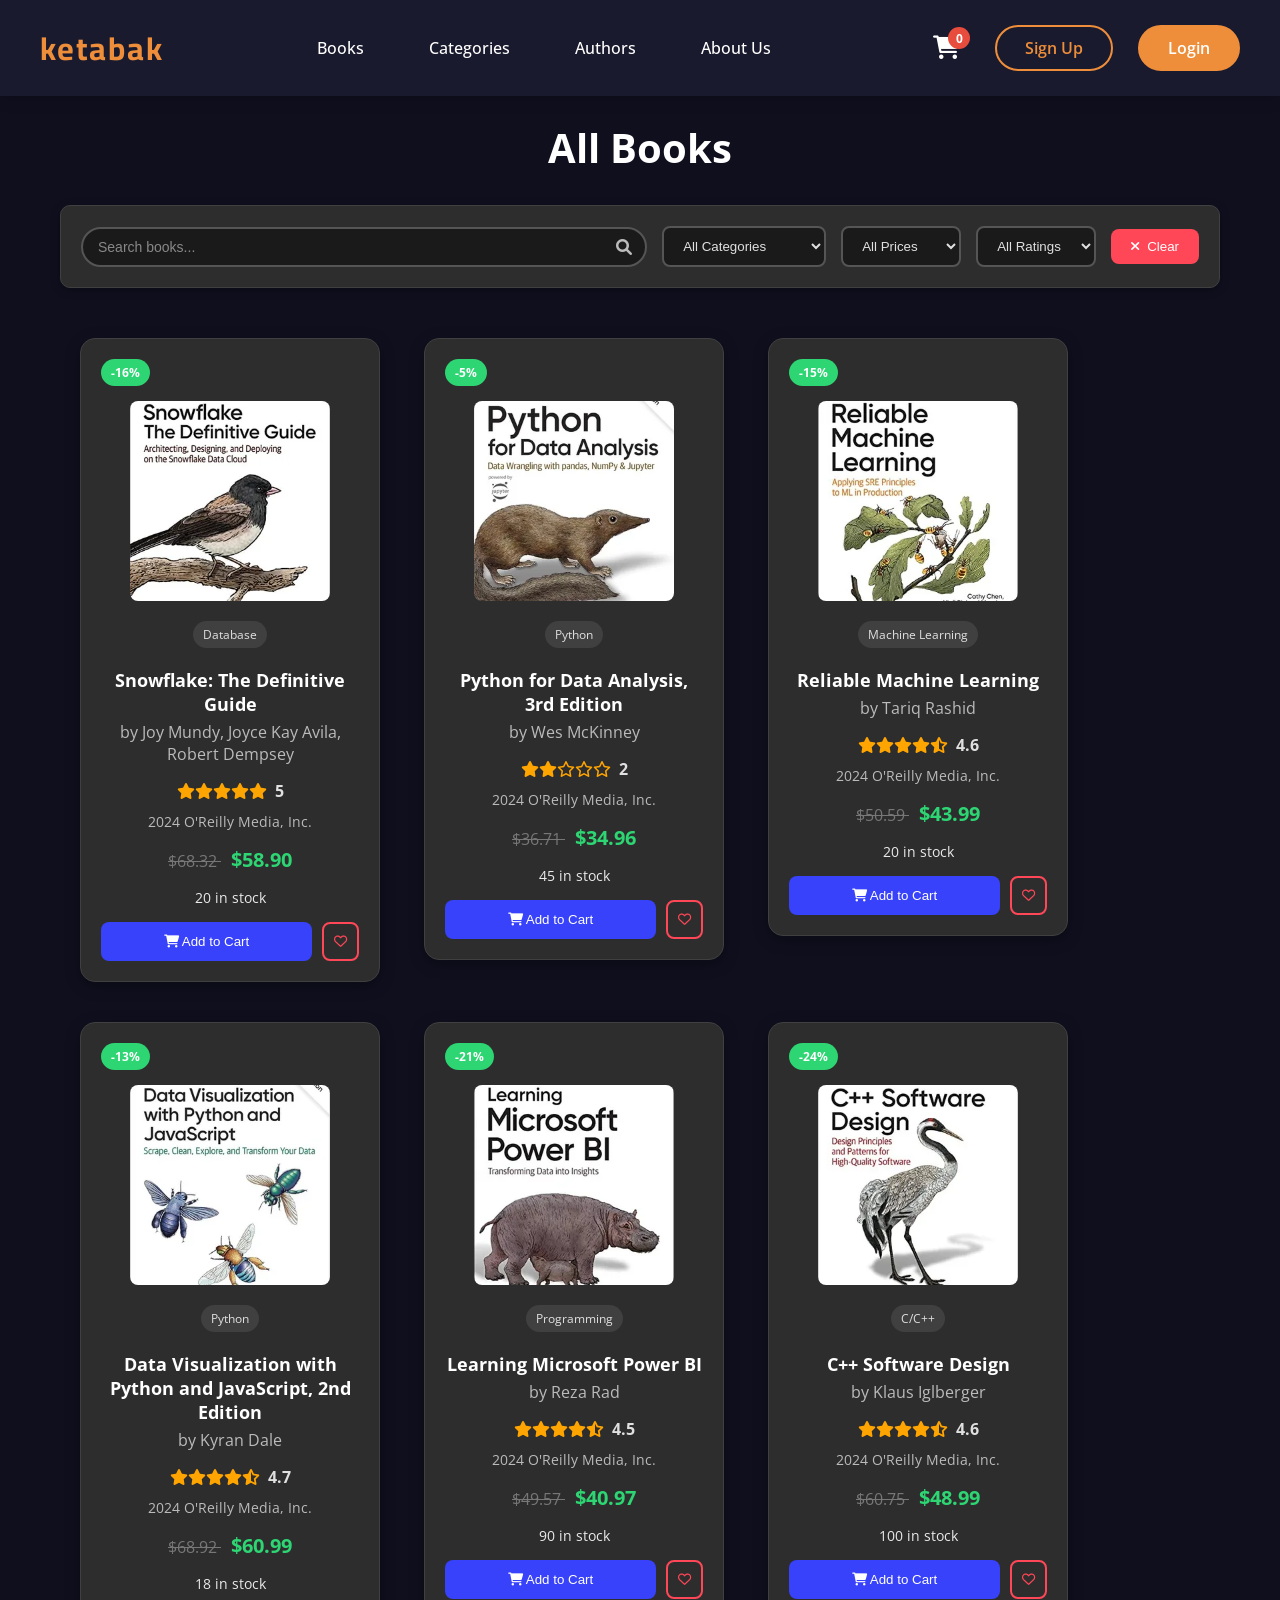
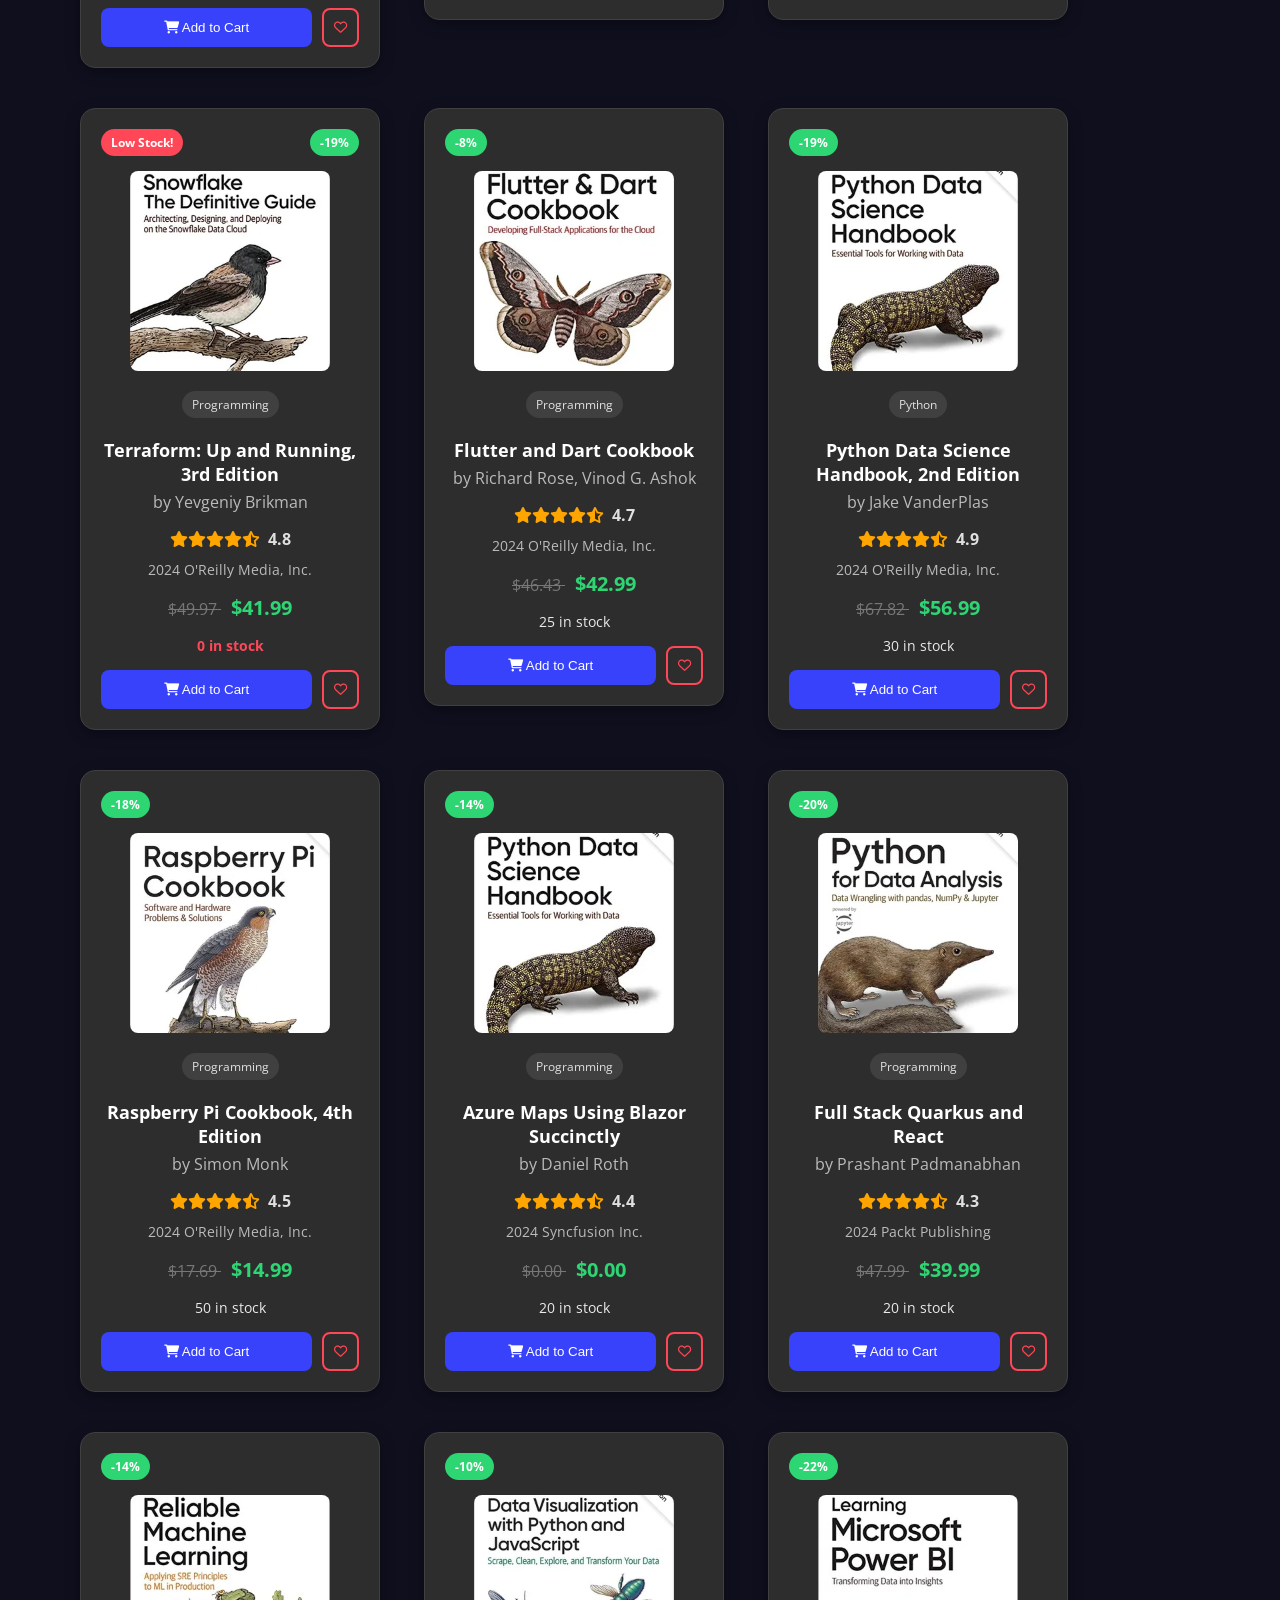
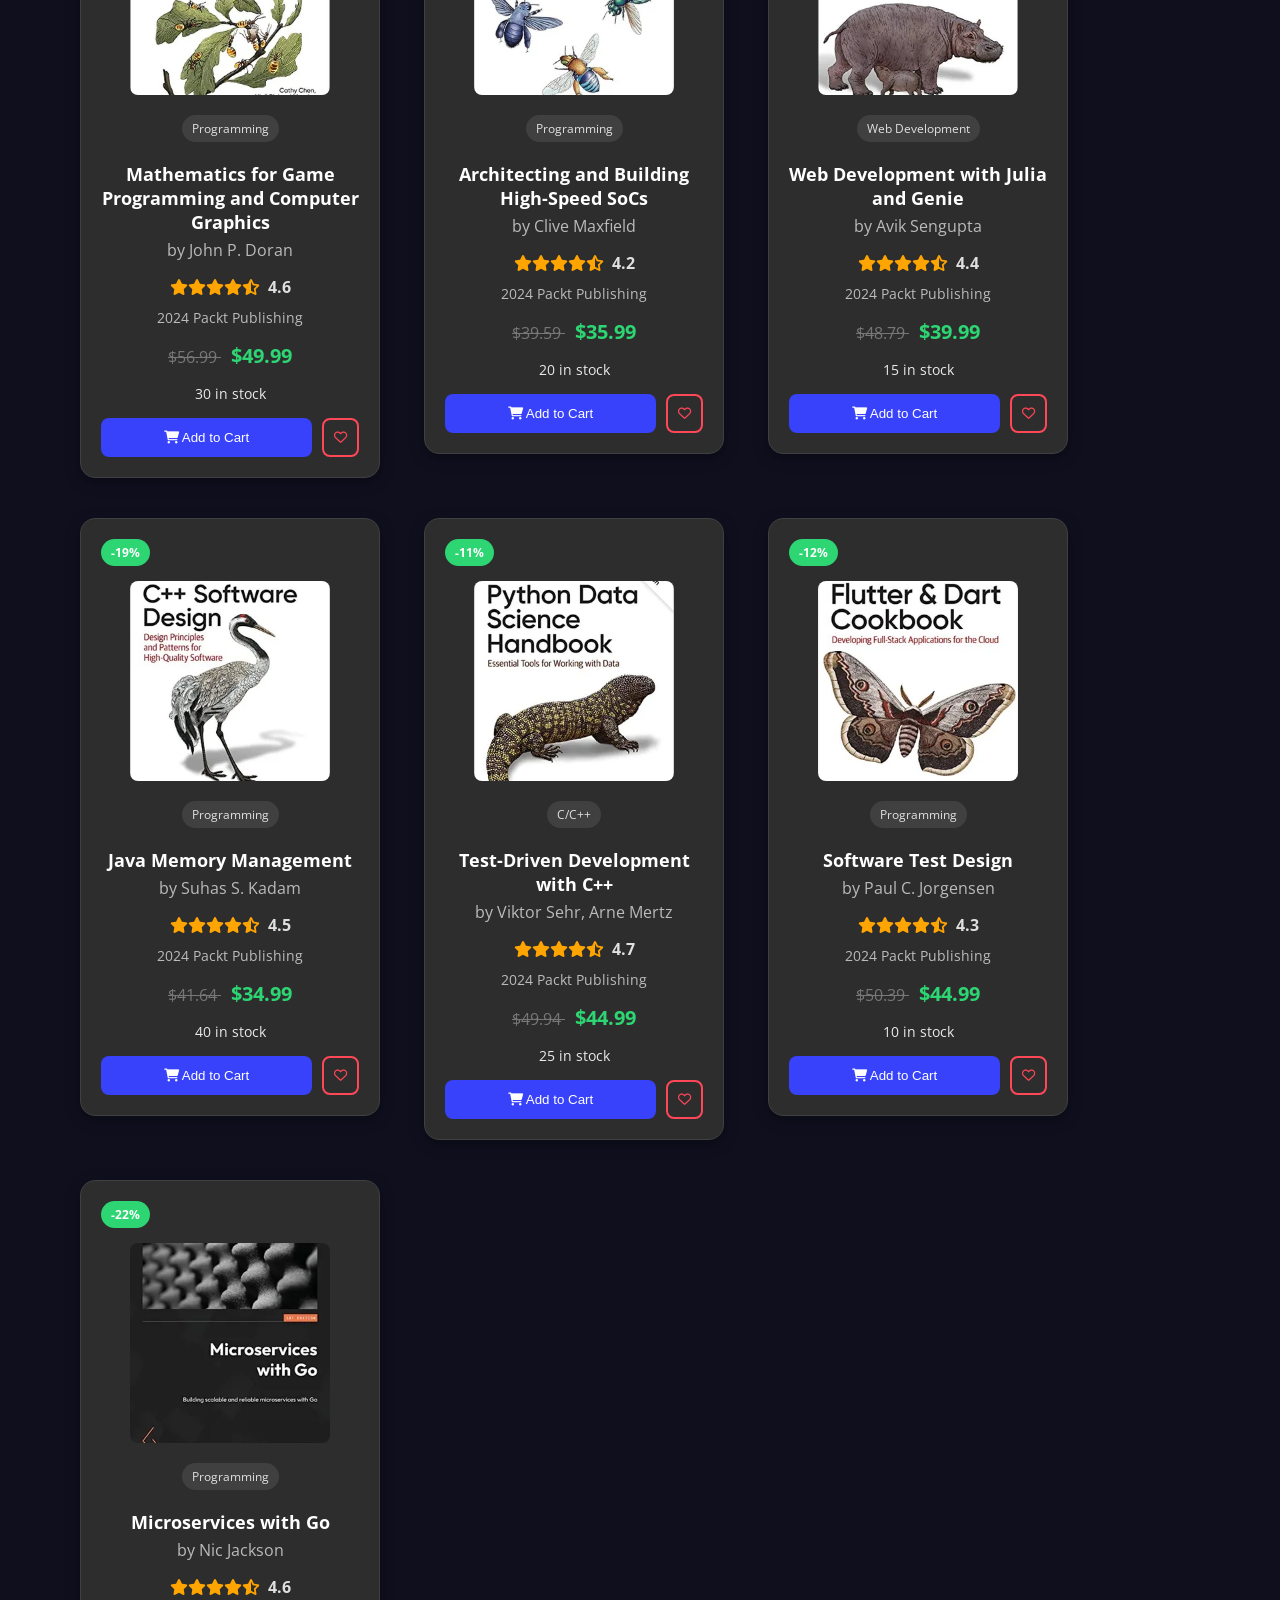
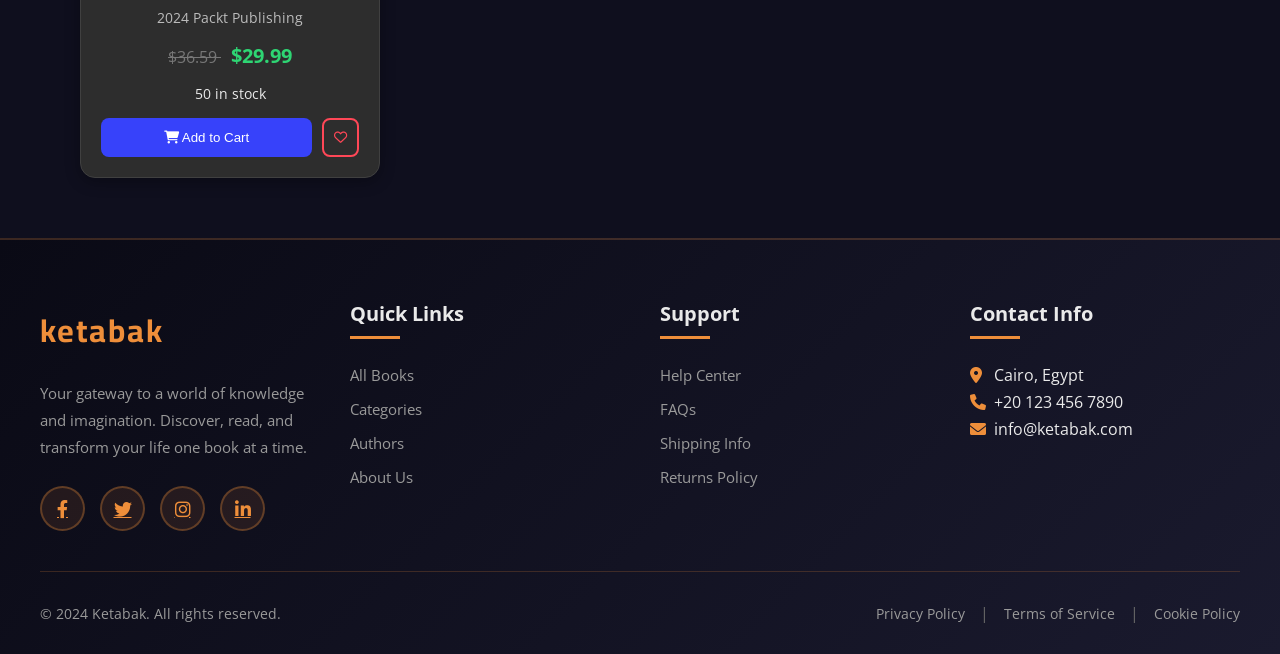
<file: pages/books.html>
<!DOCTYPE html>
<html lang="en">
  <head>
    <meta charset="UTF-8" />
    <meta name="viewport" content="width=device-width, initial-scale=1.0" />
    <title>All Books | Ketabak</title>
    <meta name="description" content="Browse our extensive collection of books across various categories including Fiction, Science, History, and more." />
    <link
      rel="stylesheet"
      href="https://cdnjs.cloudflare.com/ajax/libs/font-awesome/6.0.0/css/all.min.css"
    />
    <link rel="preconnect" href="https://fonts.googleapis.com" />
    <link rel="preconnect" href="https://fonts.gstatic.com" crossorigin />
    <link href="https://fonts.googleapis.com/css2?family=Cairo:wght@200..1000&family=Open+Sans:ital,wght@0,300..800;1,300..800&display=swap" rel="stylesheet" />

    <link rel="stylesheet" href="../css/books.css" />
    <link rel="stylesheet" href="../css/style.css" />
  </head>
  <body>
    
    <main aria-label="Books Catalog">
      <div class="all-books" role="region" aria-live="polite"></div>
    </main>

    <script src="./utils/header.js"></script>
    <script src="../js/cart.js"></script>
    <script src="./utils/footer.js"></script>
    <script src="../js/fetchBooks.js"></script>
  </body>
</html>
</file>
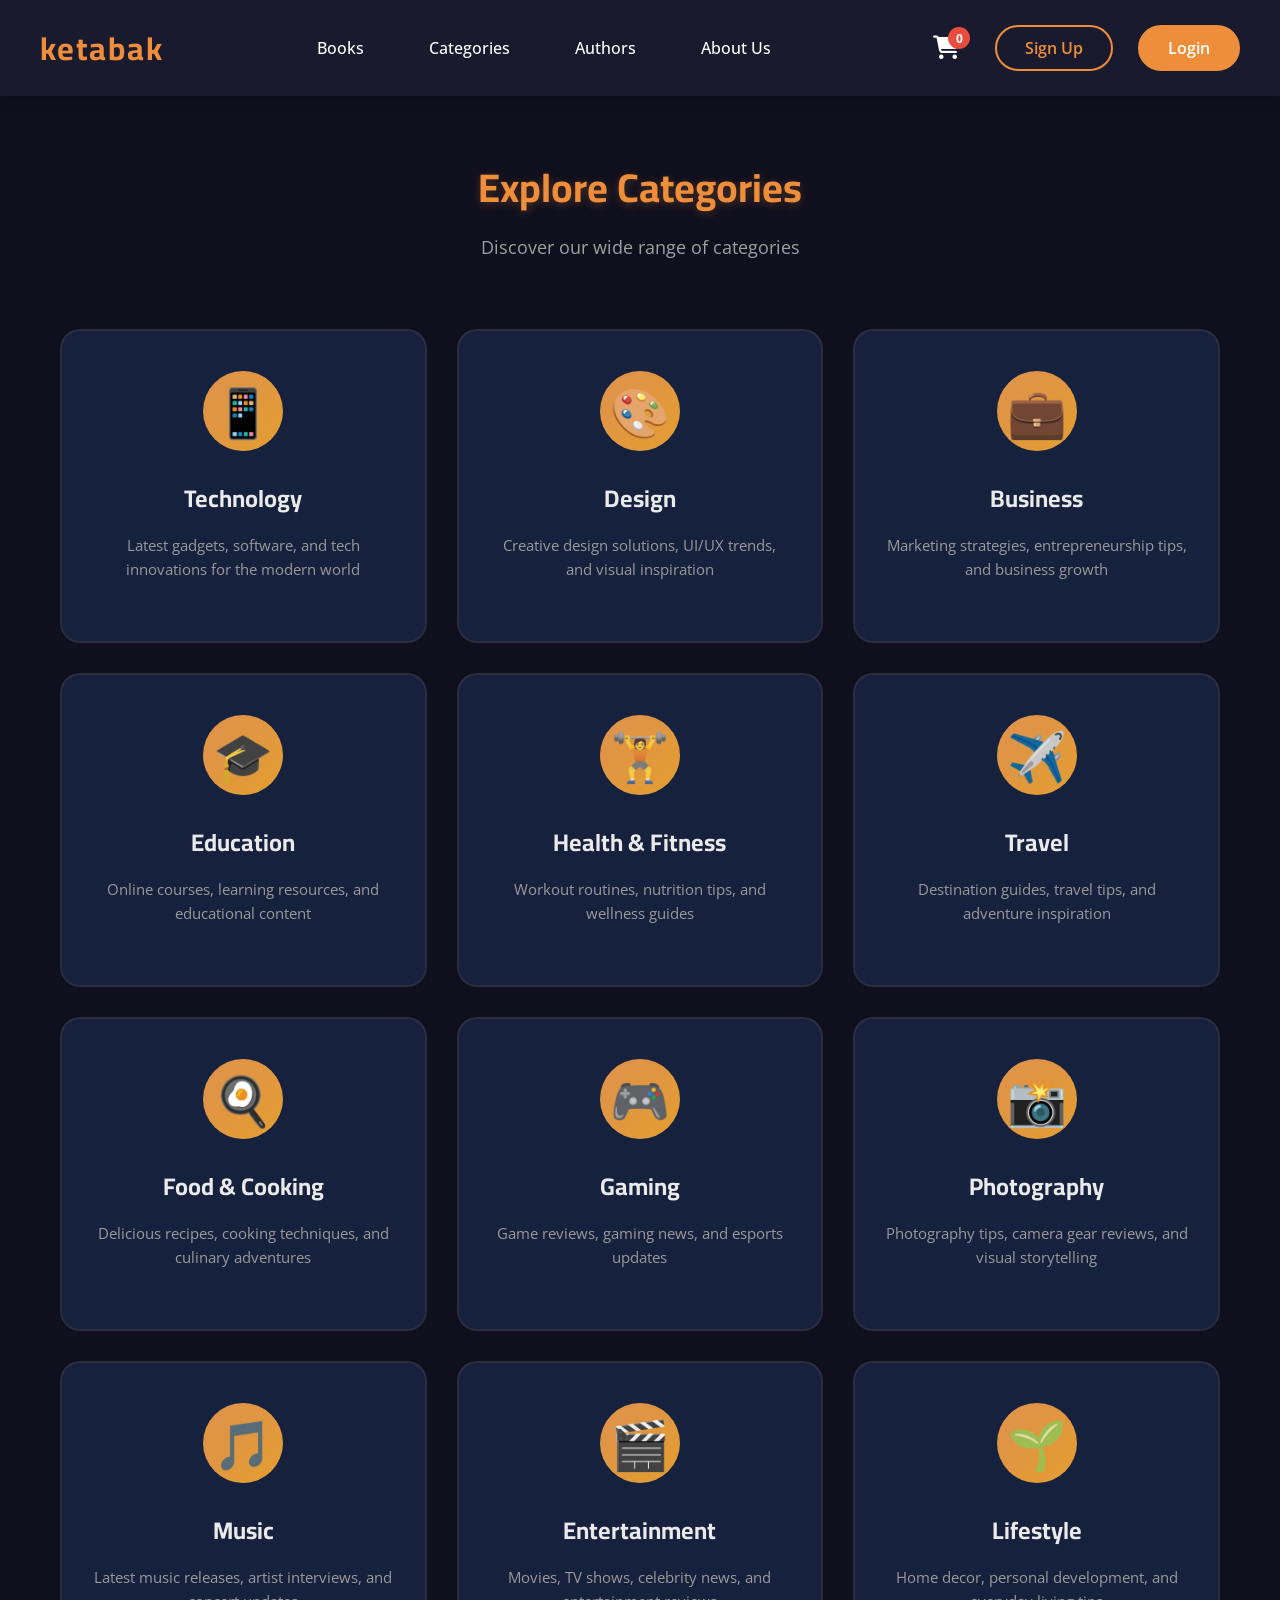
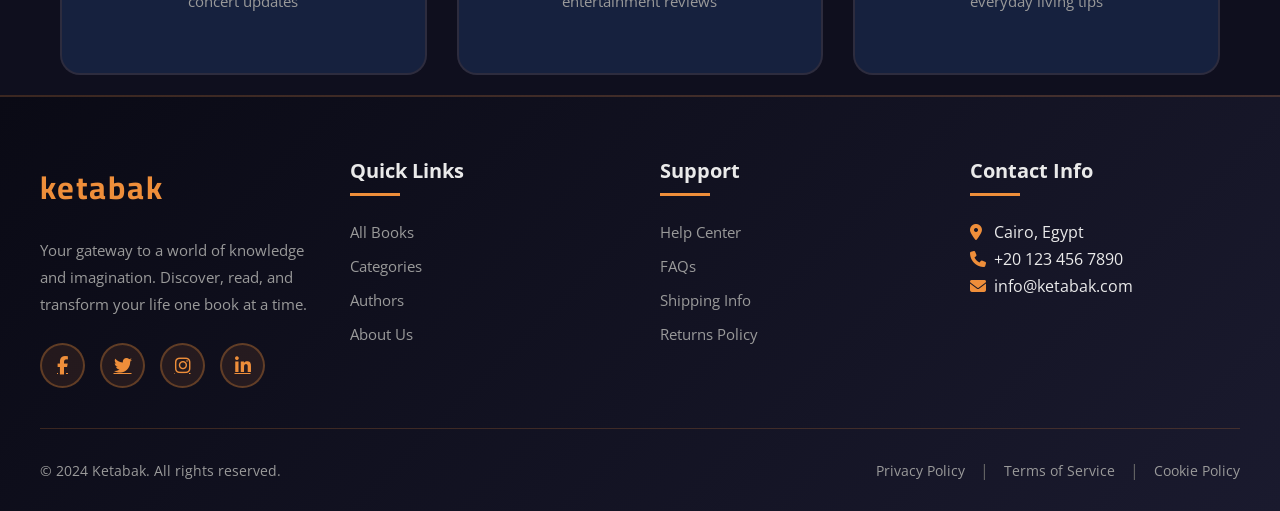
<file: pages/categories.html>
<!DOCTYPE html>
<html lang="en">
  <head>
    <meta charset="UTF-8" />
    <meta name="viewport" content="width=device-width, initial-scale=1.0" />
    <title>Categories | Ketabak</title>
    <meta name="description" content="Explore a wide range of book categories including Technology, Design, Business, Health, Travel, and more on Ketabak." />
    <link
      rel="stylesheet"
      href="https://cdnjs.cloudflare.com/ajax/libs/font-awesome/6.4.0/css/all.min.css"
    />
    <link rel="preconnect" href="https://fonts.googleapis.com" />
    <link rel="preconnect" href="https://fonts.gstatic.com" crossorigin />
    <link href="https://fonts.googleapis.com/css2?family=Cairo:wght@200..1000&family=Open+Sans:ital,wght@0,300..800;1,300..800&display=swap" rel="stylesheet" />
    
    <link rel="stylesheet" href="../css/categories.css" />
    <link rel="stylesheet" href="../css/style.css" />
  </head>
  <body>
    
    <main class="container" aria-labelledby="categories-heading">
      <header class="page-header">
        <h1 id="categories-heading">Explore Categories</h1>
        <p class="subtitle">Discover our wide range of categories</p>
      </header>

      <section class="categories-grid" aria-label="Book Categories">
        <article class="category-card">
          <div class="category-icon" aria-hidden="true">📱</div>
          <h3>Technology</h3>
          <p class="category-desc">
            Latest gadgets, software, and tech innovations for the modern world
          </p>
        </article>

        <article class="category-card">
          <div class="category-icon" aria-hidden="true">🎨</div>
          <h3>Design</h3>
          <p class="category-desc">
            Creative design solutions, UI/UX trends, and visual inspiration
          </p>
        </article>

        <article class="category-card">
          <div class="category-icon" aria-hidden="true">💼</div>
          <h3>Business</h3>
          <p class="category-desc">
            Marketing strategies, entrepreneurship tips, and business growth
          </p>
        </article>

        <article class="category-card">
          <div class="category-icon" aria-hidden="true">🎓</div>
          <h3>Education</h3>
          <p class="category-desc">
            Online courses, learning resources, and educational content
          </p>
        </article>

        <article class="category-card">
          <div class="category-icon" aria-hidden="true">🏋️</div>
          <h3>Health & Fitness</h3>
          <p class="category-desc">
            Workout routines, nutrition tips, and wellness guides
          </p>
        </article>

        <article class="category-card">
          <div class="category-icon" aria-hidden="true">✈️</div>
          <h3>Travel</h3>
          <p class="category-desc">
            Destination guides, travel tips, and adventure inspiration
          </p>
        </article>

        <article class="category-card">
          <div class="category-icon" aria-hidden="true">🍳</div>
          <h3>Food & Cooking</h3>
          <p class="category-desc">
            Delicious recipes, cooking techniques, and culinary adventures
          </p>
        </article>

        <article class="category-card">
          <div class="category-icon" aria-hidden="true">🎮</div>
          <h3>Gaming</h3>
          <p class="category-desc">
            Game reviews, gaming news, and esports updates
          </p>
        </article>

        <article class="category-card">
          <div class="category-icon" aria-hidden="true">📸</div>
          <h3>Photography</h3>
          <p class="category-desc">
            Photography tips, camera gear reviews, and visual storytelling
          </p>
        </article>

        <article class="category-card">
          <div class="category-icon" aria-hidden="true">🎵</div>
          <h3>Music</h3>
          <p class="category-desc">
            Latest music releases, artist interviews, and concert updates
          </p>
        </article>

        <article class="category-card">
          <div class="category-icon" aria-hidden="true">🎬</div>
          <h3>Entertainment</h3>
          <p class="category-desc">
            Movies, TV shows, celebrity news, and entertainment reviews
          </p>
        </article>

        <article class="category-card">
          <div class="category-icon" aria-hidden="true">🌱</div>
          <h3>Lifestyle</h3>
          <p class="category-desc">
            Home decor, personal development, and everyday living tips
          </p>
        </article>
      </section>
    </main>

    <script src="./utils/header.js"></script>
    <script src="../js/cart.js"></script>
    <script src="./utils/footer.js"></script>
  </body>
</html>
</file>
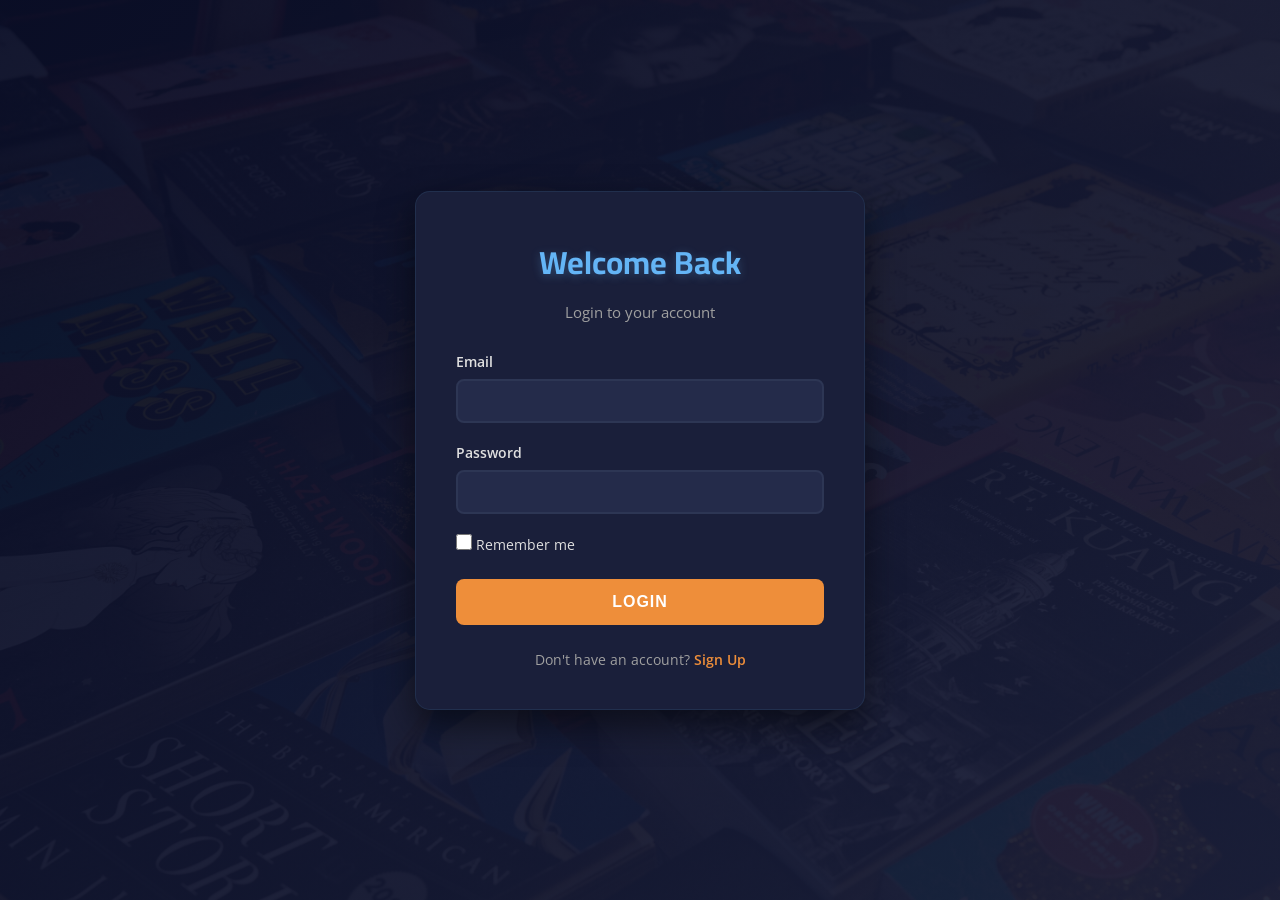
<file: pages/login.html>
<!DOCTYPE html>
<html lang="en">
  <head>
    <meta charset="UTF-8" />
    <meta name="viewport" content="width=device-width, initial-scale=1.0" />
    <title>Login</title>
    <link rel="stylesheet" href="../css/Login.css" />
  </head>
  <body>
    <div class="container">
      <h1>Welcome Back</h1>
      <p class="subtitle">Login to your account</p>

      <form>
        <div class="form-group">
          <label for="email">Email</label>
          <input type="email" id="email" name="email" required />
        </div>

        <div class="form-group">
          <label for="password">Password</label>
          <input type="password" id="password" name="password" required />
        </div>

        <div class="remember-forgot">
          <div class="remember-me">
            <input type="checkbox" id="remember" name="remember" />
            <label for="remember">Remember me</label>
          </div>
        </div>

        <button type="submit">Login</button>
      </form>

      <div class="signup-link">
        Don't have an account? <a href="signup.html">Sign Up</a>
      </div>
    </div>
    <script src="../js/login.js" type="module"></script>
  </body>
</html>
</file>
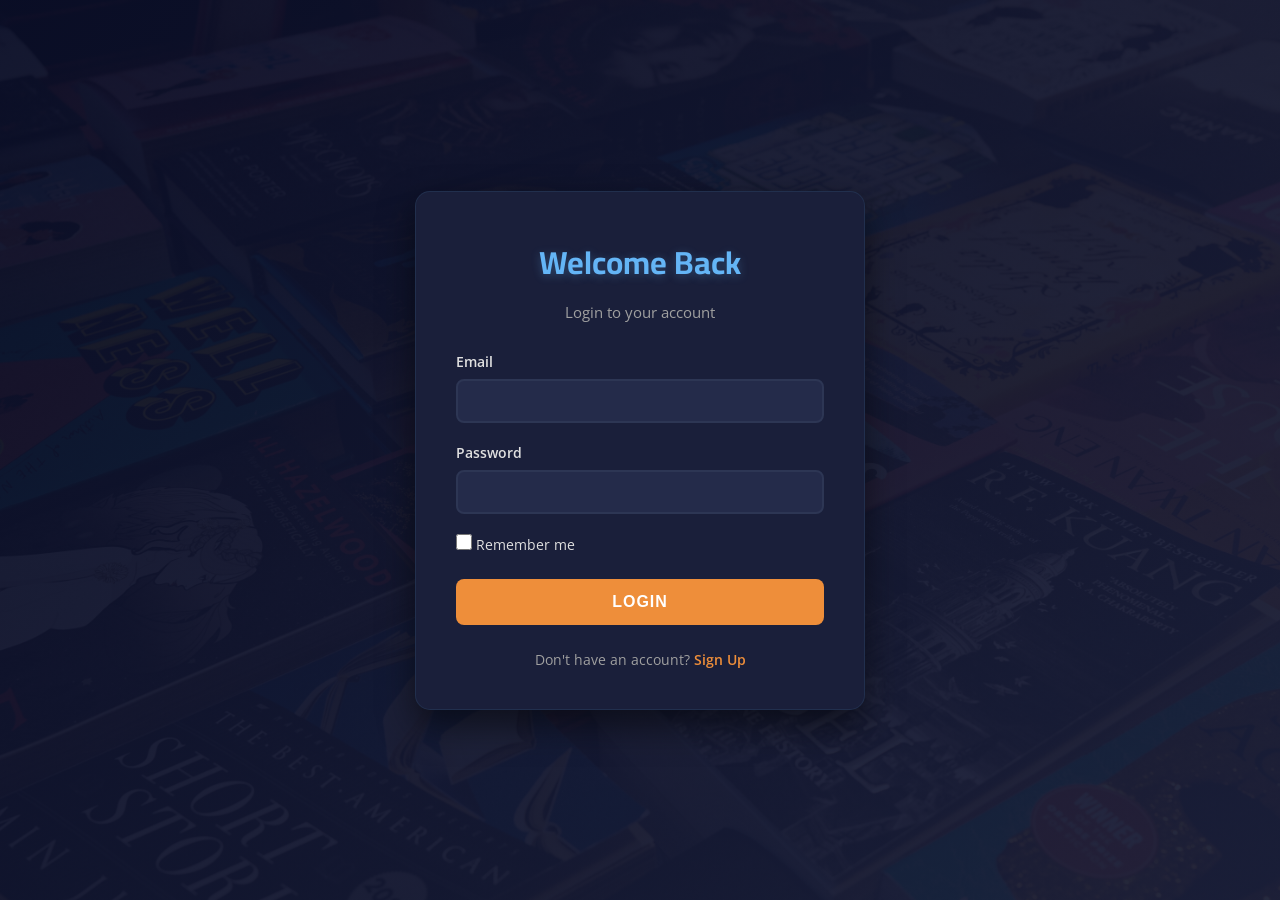
<file: pages/profile.html>
<!DOCTYPE html>
<html lang="en">
  <head>
    <meta charset="UTF-8" />
    <meta name="viewport" content="width=device-width, initial-scale=1.0" />
    <title>My Profile | Ketabak</title>
    <meta name="description" content="Manage your Ketabak account, view your wishlist, and checkout your orders." />
    
    <link rel="stylesheet" href="../css/style.css" />
    <link rel="stylesheet" href="../css/profile.css" />
    <link
      rel="stylesheet"
      href="https://cdnjs.cloudflare.com/ajax/libs/font-awesome/6.4.0/css/all.min.css"
    />
    <link rel="preconnect" href="https://fonts.googleapis.com" />
    <link rel="preconnect" href="https://fonts.gstatic.com" crossorigin />
    <link
      href="https://fonts.googleapis.com/css2?family=Cairo:wght@200..1000&family=Open+Sans:ital,wght@0,300..800;1,300..800&display=swap"
      rel="stylesheet"
    />
  </head>
  <body>

    <main class="profile-page" aria-label="User Profile">
      <div class="profile-cover" aria-hidden="true"></div>

      <div class="profile-container">
        <aside class="profile-sidebar" aria-label="Profile Navigation">
          <div class="user-card-box">
            <div class="avatar-container">
              <img
                src="../images/author.jpg"
                alt="User Profile Picture"
                id="userAvatarImg"
              />
              <button class="edit-avatar-btn" aria-label="Change profile picture">
                <i class="fas fa-camera" aria-hidden="true"></i>
              </button>
            </div>
            <h1 id="profileFullName">Loading...</h1>
            <p id="profileEmail">loading@example.com</p>

            <nav class="user-actions-menu" aria-label="Account Menu">
              <button class="menu-btn active" id="myAccountBtn" aria-current="page">
                <i class="fas fa-user" aria-hidden="true"></i> My Account
              </button>
              <button class="menu-btn" id="viewWishlistBtn">
                <i class="fas fa-heart" aria-hidden="true"></i> Wishlist
              </button>
              <button class="menu-btn" id="viewCheckoutBtn">
                <i class="fas fa-box" aria-hidden="true"></i> Checkout
              </button>
              <button class="menu-btn logout-action" id="profileLogoutBtn">
                <i class="fas fa-sign-out-alt" aria-hidden="true"></i> Logout
              </button>
            </nav>
          </div>
        </aside>

        <div class="profile-content-wrapper" style="flex: 2;">
          <section id="wishlistSection" class="profile-main-content" aria-labelledby="wishlist-title">
            <h2 id="wishlist-title" class="content-title">My Wishlist & Saved Books</h2>
            <div class="wishlist-grid" id="wishlistContainer" aria-live="polite"></div>
          </section>

          <section id="checkoutSection" class="profile-main-content hidden" aria-labelledby="checkout-title" aria-hidden="true">
            <h2 id="checkout-title" class="content-title">Secure Checkout</h2>
            <div class="checkout-grid" id="checkoutContainer" aria-live="polite"></div>
          </section>
        </div>
      </div>
    </main>

    <script src="./utils/header.js"></script>
    <script src="../js/cart.js"></script>
    <script src="./utils/footer.js"></script>
    <script src="../js/profile.js"></script>
  </body>
</html>
</file>
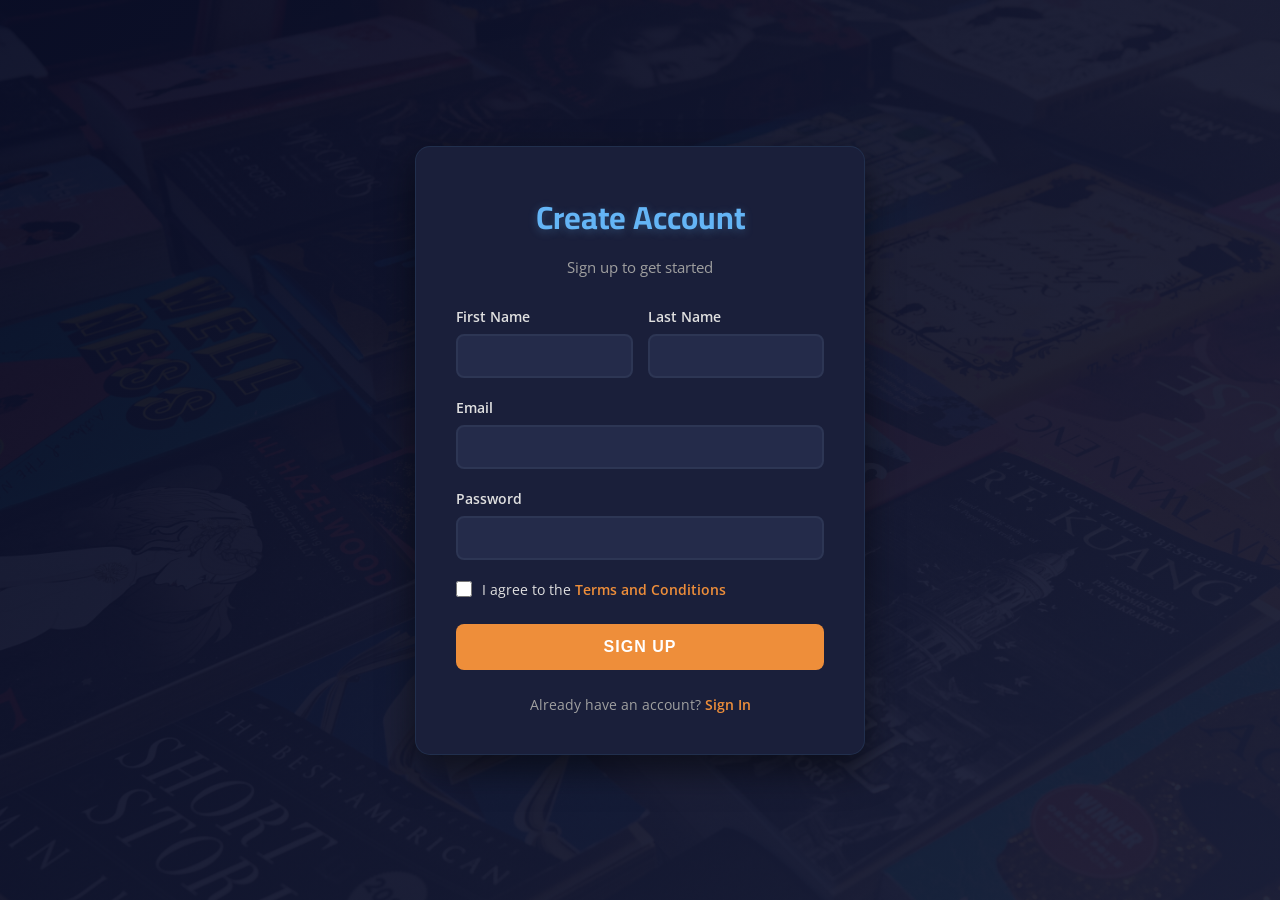
<file: pages/signup.html>
<!DOCTYPE html>
<html lang="en">
  <head>
    <meta charset="UTF-8" />
    <meta name="viewport" content="width=device-width, initial-scale=1.0" />
    <title>Sign Up</title>
    <link rel="stylesheet" href="../css/Signup.css" />
  </head>
  <body>
    <div class="container">
      <h1>Create Account</h1>
      <p class="subtitle">Sign up to get started</p>

      <form method="POST">
        <div class="name-row">
          <div class="form-group">
            <label for="firstname">First Name</label>
            <input type="text" id="firstname" name="firstname" required />
          </div>

          <div class="form-group">
            <label for="lastname">Last Name</label>
            <input type="text" id="lastname" name="lastname" required />
          </div>
        </div>

        <div class="form-group">
          <label for="email">Email</label>
          <input type="email" id="email" name="email" required />
        </div>

        <div class="form-group">
          <label for="password">Password</label>
          <input type="password" id="password" name="password" required />
        </div>

        <div class="checkbox-group">
          <input type="checkbox" id="terms" name="terms" required />
          <label for="terms"
            >I agree to the <a href="#">Terms and Conditions</a></label
          >
        </div>

        <button type="submit">Sign Up</button>
      </form>

      <div class="signin-link">
        Already have an account? <a href="login.html">Sign In</a>
      </div>
    </div>
    <script src="../js/signup.js" type="module"></script>
  </body>
</html>
</file>
<file: css/books.css>
.all-books {
  max-width: 1200px;
  margin: 0 auto;
  padding: 120px 20px 40px;
}

.title {
  text-align: center;
  color: #ffffff;
  margin-bottom: 30px;
  font-size: 2.5rem;
}

.filter-container {
  background: #2d2d2d;
  padding: 20px;
  border-radius: 10px;
  box-shadow: 0 2px 10px rgba(0, 0, 0, 0.3);
  margin-bottom: 30px;
  border: 1px solid #404040;
}

.filter-controls {
  display: flex;
  gap: 15px;
  flex-wrap: wrap;
  align-items: center;
}

.search-filter {
  position: relative;
  flex: 1;
  min-width: 200px;
}

.search-input {
  width: 100%;
  padding: 10px 40px 10px 15px;
  border: 2px solid #555;
  border-radius: 25px;
  font-size: 14px;
  background: #1a1a1a;
  color: #e0e0e0;
  box-sizing: border-box;
  transition: border-color 0.3s ease;
}

.search-input:focus {
  outline: none;
  border-color: #3742fa;
}

.search-input::placeholder {
  color: #888;
}

.search-icon {
  position: absolute;
  right: 15px;
  top: 50%;
  transform: translateY(-50%);
  color: #bbb;
  cursor: pointer;
  z-index: 1;
}

.filter-select {
  padding: 10px 15px;
  border: 2px solid #555;
  border-radius: 8px;
  background: #1a1a1a;
  color: #e0e0e0;
  min-width: 120px;
  transition: border-color 0.3s ease;
}

.filter-select:focus {
  outline: none;
  border-color: #3742fa;
}

.clear-btn {
  background: #ff4757;
  color: white;
  border: none;
  padding: 10px 20px;
  border-radius: 8px;
  cursor: pointer;
  display: flex;
  align-items: center;
  gap: 8px;
}

.clear-btn:hover {
  background: #ff3742;
}

.modern-card {
  background: #2d2d2d;
  border-radius: 15px;
  box-shadow: 0 4px 15px rgba(0, 0, 0, 0.3);
  margin: 20px;
  padding: 20px;
  display: inline-block;
  width: 300px;
  vertical-align: top;
  transition: transform 0.3s ease;
  border: 1px solid #404040;
}

.modern-card:hover {
  transform: translateY(-5px);
}

.card-header {
  display: flex;
  justify-content: space-between;
  margin-bottom: 15px;
}

.stock-badge,
.discount-badge {
  padding: 5px 10px;
  border-radius: 15px;
  font-size: 12px;
  font-weight: bold;
}

.low-stock {
  background: #ff4757;
  color: white;
}

.discount-badge {
  background: #2ed573;
  color: white;
}

.book-image-container {
  position: relative;
  text-align: center;
  margin-bottom: 15px;
}

.book-image {
  width: 200px;
  height: 200px;
  object-fit: cover;
  border-radius: 8px;
}

.book-overlay {
  position: absolute;
  top: 0;
  left: 50%;
  transform: translateX(-50%);
  width: 150px;
  height: 200px;
  background: rgba(0, 0, 0, 0.7);
  display: flex;
  align-items: center;
  justify-content: center;
  opacity: 0;
  transition: opacity 0.3s ease;
  border-radius: 8px;
}

.book-image-container:hover .book-overlay {
  opacity: 1;
}

.quick-view-btn {
  background: #3742fa;
  color: white;
  border: none;
  padding: 10px 15px;
  border-radius: 5px;
  cursor: pointer;
}

.book-info {
  text-align: center;
}

.category-tag {
  background: #404040;
  color: #e0e0e0;
  padding: 5px 10px;
  border-radius: 15px;
  font-size: 12px;
  display: inline-block;
  margin-bottom: 10px;
}

.book-title {
  font-size: 18px;
  font-weight: bold;
  margin: 10px 0 5px 0;
  color: #ffffff;
}

.book-author {
  color: #bbb;
  margin: 5px 0 15px 0;
}

.rating-container {
  display: flex;
  align-items: center;
  justify-content: center;
  gap: 8px;
  margin: 10px 0;
}

.stars {
  color: #ffa502;
}

.rating-text {
  font-weight: bold;
  color: #e0e0e0;
}

.book-meta {
  margin: 10px 0;
  font-size: 14px;
  color: #bbb;
}

.price-container {
  margin: 15px 0;
}

.original-price {
  text-decoration: line-through;
  color: #777;
  margin-right: 10px;
}

.current-price {
  font-size: 20px;
  font-weight: bold;
  color: #2ed573;
}

.stock-info {
  margin: 10px 0;
  font-size: 14px;
}

.stock-count.low {
  color: #ff4757;
  font-weight: bold;
}

.card-actions {
  display: flex;
  gap: 10px;
  justify-content: center;
  margin-top: 15px;
}

.add-to-cart-btn {
  background: #3742fa;
  color: white;
  border: none;
  padding: 10px 20px;
  border-radius: 8px;
  cursor: pointer;
  flex: 1;
}

.add-to-cart-btn:hover {
  background: #2f32e2;
}

.wishlist-btn {
  background: #2d2d2d;
  color: #ff4757;
  border: 2px solid #ff4757;
  padding: 10px;
  border-radius: 8px;
  cursor: pointer;
}

.wishlist-btn:hover {
  background: #ff4757;
  color: white;
}

.no-results,
.error-message {
  text-align: center;
  padding: 50px 20px;
  color: #bbb;
}

.no-results i,
.error-message i {
  font-size: 3rem;
  margin-bottom: 20px;
  color: #555;
}

.notification {
  position: fixed;
  top: 20px;
  right: 20px;
  background: #2d2d2d;
  color: #e0e0e0;
  padding: 15px 20px;
  border-radius: 8px;
  box-shadow: 0 4px 15px rgba(0, 0, 0, 0.4);
  transform: translateX(100%);
  transition: transform 0.3s ease;
  z-index: 1000;
  display: flex;
  align-items: center;
  gap: 10px;
  border: 1px solid #404040;
}

.notification.show {
  transform: translateX(0);
}

.notification.success {
  border-left: 4px solid #2ed573;
}

.notification.info {
  border-left: 4px solid #3742fa;
}
</file>
<file: css/style.css>
:root {
  --main-color: #ee8e3a;
  --second-color: #1a1a2e;
  --text-color: #eaeaea;
  --bg-color: #0f0f1e;
  --card-bg: #16213e;
  --hover-bg: #1f2b47;
}

* {
  margin: 0;
  padding: 0;
  box-sizing: border-box;
}

body {
  font-family: "Open Sans", sans-serif;
  background-color: var(--bg-color);
  color: var(--text-color);
}

.header {
  position: fixed;
  top: 0;
  left: 0;
  right: 0;
  z-index: 1000;
  background-color: var(--second-color);
  box-shadow: 0 2px 15px rgba(0, 0, 0, 0.2);
}

.header-container {
  max-width: 1400px;
  margin: 0 auto;
  display: flex;
  justify-content: space-between;
  align-items: center;
  padding: 18px 40px;
}

.logo {
  font-size: 32px;
  font-weight: bold;
  color: var(--main-color);
  letter-spacing: 2px;
  text-transform: lowercase;
  font-family: "Cairo", sans-serif;
  text-decoration: none;
}

.nav-links {
  list-style: none;
  display: flex;
  gap: 35px;
  margin: 0;
  padding: 0;
}

.nav-links a {
  color: #fff;
  text-decoration: none;
  font-size: 16px;
  font-weight: 500;
  text-transform: capitalize;
  padding: 8px 15px;
  border-radius: 6px;
  transition: all 0.3s ease;
  position: relative;
}

.nav-links a:hover {
  background-color: rgba(238, 142, 58, 0.15);
  color: var(--main-color);
}

.nav-links a::after {
  content: "";
  position: absolute;
  bottom: -5px;
  left: 50%;
  transform: translateX(-50%);
  width: 0;
  height: 2px;
  background-color: var(--main-color);
  transition: width 0.3s ease;
}

.nav-links a:hover::after {
  width: 70%;
}

.header-actions {
  display: flex;
  align-items: center;
  gap: 25px;
}

.cart-icon {
  position: relative;
  cursor: pointer;
  padding: 10px;
  color: #fff;
  transition: all 0.3s ease;
}

.cart-icon:hover {
  color: var(--main-color);
  transform: scale(1.1);
}

.cart-icon i {
  font-size: 24px;
}

.cart-count {
  position: absolute;
  top: 2px;
  right: 0;
  background-color: #e74c3c;
  color: white;
  font-size: 12px;
  font-weight: bold;
  padding: 3px 7px;
  border-radius: 50%;
  min-width: 22px;
  height: 22px;
  display: flex;
  align-items: center;
  justify-content: center;
}

.signup-btn {
  background-color: transparent;
  color: var(--main-color);
  border: 2px solid var(--main-color);
  padding: 10px 28px;
  font-size: 16px;
  font-weight: 600;
  border-radius: 30px;
  cursor: pointer;
  transition: all 0.3s ease;
  text-transform: capitalize;
  text-decoration: none;
}

.signup-btn:hover {
  background-color: var(--main-color);
  color: #fff;
  transform: translateY(-2px);
  box-shadow: 0 5px 15px rgba(238, 142, 58, 0.3);
}

.login-btn {
  background-color: var(--main-color);
  color: #fff;
  border: 2px solid var(--main-color);
  padding: 10px 28px;
  font-size: 16px;
  font-weight: 600;
  border-radius: 30px;
  cursor: pointer;
  transition: all 0.3s ease;
  text-transform: capitalize;
  text-decoration: none;
}

.login-btn:hover {
  background-color: transparent;
  color: var(--main-color);
  transform: translateY(-2px);
  box-shadow: 0 5px 15px rgba(238, 142, 58, 0.3);
}

.landing-page {
  min-height: 100vh;
  background: linear-gradient(rgba(20, 22, 25, 0.25), rgba(20, 22, 25, 0.25)),
    url("https://images.unsplash.com/photo-1481627834876-b7833e8f5570?w=1920")
      center/cover;
  display: flex;
  align-items: center;
  justify-content: center;
  padding-top: 80px;
  position: relative;
}

.landing-page .overlay {
  position: absolute;
  top: 0;
  left: 0;
  width: 100%;
  height: 100%;
  background-color: rgba(20, 22, 25, 0.8);
  z-index: 1;
}

.intro-text {
  position: relative;
  z-index: 2;
  text-align: center;
  color: #fff;
  max-width: 900px;
  padding: 40px;
  animation: fadeInUp 1s ease-out;
}

@keyframes fadeInUp {
  from {
    opacity: 0;
    transform: translateY(30px);
  }
  to {
    opacity: 1;
    transform: translateY(0);
  }
}

.intro-text h1 {
  font-size: 3.5rem;
  margin-bottom: 25px;
  font-weight: 700;
  line-height: 1.2;
  text-shadow: 2px 2px 20px rgba(0, 0, 0, 0.3);
}

.intro-text p {
  font-size: 1.4rem;
  line-height: 1.8;
  margin-bottom: 35px;
  opacity: 0.95;
}

.explore-btn {
  background-color: var(--main-color);
  color: #fff;
  border: 3px solid var(--main-color);
  padding: 15px 45px;
  font-size: 18px;
  font-weight: 600;
  border-radius: 35px;
  cursor: pointer;
  transition: all 0.4s ease;
  text-transform: uppercase;
  letter-spacing: 1px;
}

.explore-btn:hover {
  background-color: transparent;
  transform: scale(1.05);
  box-shadow: 0 10px 30px rgba(238, 142, 58, 0.4);
}

.about-us {
  padding: 80px 40px;
  background: linear-gradient(135deg, #1a1a2e 0%, #16213e 100%);
  color: var(--text-color);
  max-width: 1200px;
  margin: 60px auto;
  border-radius: 20px;
  box-shadow: 0 10px 40px rgba(0, 0, 0, 0.3);
  border: 1px solid rgba(238, 142, 58, 0.2);
}

.about-us h2,
.about-us h3 {
  color: #fff;
  text-align: center;
  margin-bottom: 20px;
}

.about-us h2 {
  font-size: 2.8rem;
  font-weight: 700;
}

.about-us h3 {
  font-size: 2.2rem;
  margin-top: 40px;
}

.about-us p {
  font-size: 1.2rem;
  line-height: 1.8;
  text-align: center;
  color: #b8b8b8;
}

.about-us .values {
  margin-top: 40px;
}

.values ul {
  list-style: none;
  margin-top: 25px;
  padding-left: 0;
}

.values li {
  font-size: 1.15rem;
  margin-bottom: 15px;
  padding-left: 30px;
  position: relative;
  color: #b8b8b8;
}

.values li::before {
  content: "✓";
  position: absolute;
  left: 0;
  color: #fff;
  font-weight: bold;
  font-size: 1.3rem;
}

.quote-container {
  display: flex;
  align-items: center;
  justify-content: center;
  gap: 50px;
  padding: 60px 40px;
  background-color: var(--card-bg);
  box-shadow: 0 5px 20px rgba(0, 0, 0, 0.3);
  max-width: 1200px;
  margin: 60px auto;
  border-radius: 15px;
  border: 1px solid rgba(238, 142, 58, 0.2);
}

.author-img {
  width: 180px;
  height: 180px;
  border-radius: 50%;
  object-fit: cover;
  border: 5px solid var(--main-color);
  box-shadow: 0 5px 15px rgba(0, 0, 0, 0.2);
}

.quote-box {
  max-width: 600px;
}

.quote {
  font-size: 1.4rem;
  font-style: italic;
  color: #d4d4d4;
  line-height: 1.8;
  margin-bottom: 15px;
}

.author {
  font-weight: bold;
  font-size: 1.2rem;
  color: var(--main-color);
}

.carousel-container {
  position: relative;
  max-width: 1400px;
  margin: 60px auto;
  padding: 40px;
}

.carousel-container h1 {
  font-size: 3rem;
  text-align: center;
  color: var(--main-color);
  text-transform: uppercase;
  margin-bottom: 50px;
  font-weight: 700;
  letter-spacing: 3px;
  position: relative;
}

.carousel-container h1::after {
  content: "";
  position: absolute;
  bottom: -15px;
  left: 50%;
  transform: translateX(-50%);
  width: 100px;
  height: 4px;
  background-color: var(--main-color);
}

.bestseller {
  display: flex;
  gap: 20px;
  overflow-x: auto;
  scroll-behavior: smooth;
  padding: 20px 10px;
  scrollbar-width: none;
}

.bestseller::-webkit-scrollbar {
  display: none;
}

.card {
  min-width: 220px;
  max-width: 220px;
  background: var(--card-bg);
  border-radius: 15px;
  padding: 15px;
  box-shadow: 0 5px 15px rgba(0, 0, 0, 0.3);
  transition: all 0.3s ease;
  cursor: pointer;
  border: 1px solid rgba(238, 142, 58, 0.1);
}

.card:hover {
  transform: translateY(-10px);
  box-shadow: 0 15px 35px rgba(238, 142, 58, 0.3);
}

.book-image img {
  width: 100%;
  height: 280px;
  object-fit: cover;
  border-radius: 10px;
  margin-bottom: 15px;
}

.book-details p:first-child {
  font-size: 18px;
  font-weight: bold;
  color: var(--text-color);
  margin-bottom: 8px;
}

.book-details p:nth-child(2) {
  font-size: 14px;
  color: #999;
  margin-bottom: 10px;
}

.rate {
  color: var(--main-color);
  font-size: 1.1rem;
}

.arrow {
  position: absolute;
  top: 50%;
  transform: translateY(-50%);
  background-color: var(--main-color);
  color: #fff;
  border: none;
  padding: 15px 20px;
  font-size: 24px;
  cursor: pointer;
  border-radius: 50%;
  transition: all 0.3s ease;
  z-index: 10;
}

.arrow:hover {
  background-color: var(--second-color);
  transform: translateY(-50%) scale(1.1);
}

.arrow.left {
  left: 10px;
}

.arrow.right {
  right: 10px;
}

.featured-categories {
  max-width: 1400px;
  margin: 80px auto;
  padding: 40px;
}

.featured-categories .title {
  font-size: 3rem;
  text-align: center;
  color: var(--main-color);
  text-transform: uppercase;
  margin-bottom: 60px;
  font-weight: 700;
  letter-spacing: 3px;
  position: relative;
}

.featured-categories .title::after {
  content: "";
  position: absolute;
  bottom: -15px;
  left: 50%;
  transform: translateX(-50%);
  width: 100px;
  height: 4px;
  background-color: var(--main-color);
}

.categories-grid {
  display: grid;
  grid-template-columns: repeat(auto-fit, minmax(280px, 1fr));
  gap: 30px;
  padding: 20px;
}

.category-card {
  background: var(--card-bg);
  border-radius: 20px;
  padding: 40px 30px;
  text-align: center;
  transition: all 0.4s ease;
  cursor: pointer;
  border: 2px solid rgba(238, 142, 58, 0.1);
  position: relative;
  overflow: hidden;
}

.category-card::before {
  content: "";
  position: absolute;
  top: 0;
  left: -100%;
  width: 100%;
  height: 100%;
  background: linear-gradient(
    90deg,
    transparent,
    rgba(238, 142, 58, 0.1),
    transparent
  );
  transition: left 0.5s ease;
}

.category-card:hover::before {
  left: 100%;
}

.category-card:hover {
  transform: translateY(-10px);
  border-color: var(--main-color);
  box-shadow: 0 15px 40px rgba(238, 142, 58, 0.3);
}

.category-icon {
  width: 80px;
  height: 80px;
  background: linear-gradient(135deg, var(--main-color), #f39c12);
  border-radius: 50%;
  display: flex;
  align-items: center;
  justify-content: center;
  margin: 0 auto 25px;
  transition: all 0.3s ease;
}

.category-card:hover .category-icon {
  transform: scale(1.1) rotate(10deg);
}

.category-icon i {
  font-size: 36px;
  color: #fff;
}

.category-card h3 {
  font-size: 24px;
  color: var(--text-color);
  margin-bottom: 12px;
  font-weight: 700;
}

.category-card p {
  font-size: 15px;
  color: #9a9a9a;
  margin-bottom: 20px;
  line-height: 1.6;
}

.books-count {
  display: inline-block;
  background: rgba(238, 142, 58, 0.15);
  color: var(--main-color);
  padding: 8px 20px;
  border-radius: 20px;
  font-size: 13px;
  font-weight: 600;
}

.newsletter-section {
  background: linear-gradient(135deg, #1a1a2e 0%, var(--card-bg) 100%);
  padding: 80px 40px;
  margin: 80px 0;
  position: relative;
  overflow: hidden;
}

.newsletter-section::before {
  content: "";
  position: absolute;
  top: -50%;
  right: -10%;
  width: 500px;
  height: 500px;
  background: radial-gradient(circle, rgba(238, 142, 58, 0.1), transparent);
  border-radius: 50%;
}

.newsletter-section::after {
  content: "";
  position: absolute;
  bottom: -50%;
  left: -10%;
  width: 500px;
  height: 500px;
  background: radial-gradient(circle, rgba(238, 142, 58, 0.1), transparent);
  border-radius: 50%;
}

.newsletter-container {
  max-width: 800px;
  margin: 0 auto;
  position: relative;
  z-index: 2;
}

.newsletter-content {
  text-align: center;
  background: var(--card-bg);
  padding: 60px 40px;
  border-radius: 25px;
  box-shadow: 0 15px 50px rgba(0, 0, 0, 0.3);
  border: 1px solid rgba(238, 142, 58, 0.2);
}

.newsletter-content i.fa-envelope-open-text {
  font-size: 60px;
  color: var(--main-color);
  margin-bottom: 25px;
  animation: bounce 2s infinite;
}

@keyframes bounce {
  0%,
  100% {
    transform: translateY(0);
  }
  50% {
    transform: translateY(-10px);
  }
}

.newsletter-content h2 {
  font-size: 2.5rem;
  color: var(--text-color);
  margin-bottom: 20px;
  font-weight: 700;
}

.newsletter-content p {
  font-size: 1.1rem;
  color: #9a9a9a;
  margin-bottom: 35px;
  line-height: 1.8;
}

.newsletter-form {
  display: flex;
  gap: 15px;
  max-width: 600px;
  margin: 0 auto 40px;
}

.newsletter-input {
  flex: 1;
  padding: 18px 25px;
  border: 2px solid rgba(238, 142, 58, 0.3);
  border-radius: 50px;
  font-size: 16px;
  background: var(--bg-color);
  color: var(--text-color);
  outline: none;
  transition: all 0.3s ease;
}

.newsletter-input:focus {
  border-color: var(--main-color);
  box-shadow: 0 0 0 4px rgba(238, 142, 58, 0.1);
}

.newsletter-input::placeholder {
  color: #666;
}

.newsletter-btn {
  background: linear-gradient(135deg, var(--main-color), #f39c12);
  color: #fff;
  border: none;
  padding: 18px 40px;
  border-radius: 50px;
  cursor: pointer;
  font-size: 16px;
  font-weight: 600;
  display: flex;
  align-items: center;
  gap: 10px;
  transition: all 0.3s ease;
  white-space: nowrap;
}

.newsletter-btn:hover {
  transform: translateY(-3px);
  box-shadow: 0 10px 30px rgba(238, 142, 58, 0.4);
}

.newsletter-stats {
  display: flex;
  justify-content: center;
  gap: 40px;
  flex-wrap: wrap;
}

.stat-item {
  display: flex;
  align-items: center;
  gap: 10px;
  color: #9a9a9a;
  font-size: 14px;
}

.stat-item i {
  color: var(--main-color);
  font-size: 18px;
}

.footer {
  background: linear-gradient(135deg, #0a0a15 0%, var(--second-color) 100%);
  color: var(--text-color);
  padding: 60px 40px 30px;
  border-top: 2px solid rgba(238, 142, 58, 0.2);
}

.footer-container {
  max-width: 1400px;
  margin: 0 auto;
  display: grid;
  grid-template-columns: repeat(auto-fit, minmax(250px, 1fr));
  gap: 40px;
  margin-bottom: 40px;
}

.footer-section h3.footer-logo {
  font-size: 32px;
  font-weight: bold;
  color: var(--main-color);
  letter-spacing: 2px;
  text-transform: lowercase;
  font-family: "Cairo", sans-serif;
  margin-bottom: 20px;
}

.footer-description {
  font-size: 15px;
  color: #9a9a9a;
  line-height: 1.8;
  margin-bottom: 25px;
}

.social-links {
  display: flex;
  gap: 15px;
}

.social-links a {
  width: 45px;
  height: 45px;
  background: rgba(238, 142, 58, 0.1);
  border: 2px solid rgba(238, 142, 58, 0.3);
  border-radius: 50%;
  display: flex;
  align-items: center;
  justify-content: center;
  color: var(--main-color);
  font-size: 18px;
  transition: all 0.3s ease;
}

.social-links a:hover {
  background: var(--main-color);
  color: #fff;
  transform: translateY(-5px);
  box-shadow: 0 5px 20px rgba(238, 142, 58, 0.4);
}

.footer-section h4 {
  font-size: 20px;
  color: var(--text-color);
  margin-bottom: 25px;
  font-weight: 700;
  position: relative;
  padding-bottom: 12px;
}

.footer-section h4::after {
  content: "";
  position: absolute;
  bottom: 0;
  left: 0;
  width: 50px;
  height: 3px;
  background: var(--main-color);
}

.footer-section ul {
  list-style: none;
}

.footer-section ul li {
  margin-bottom: 12px;
}

.footer-section ul li a {
  color: #9a9a9a;
  text-decoration: none;
  font-size: 15px;
  transition: all 0.3s ease;
  display: inline-block;
}

.footer-section ul li a:hover {
  color: var(--main-color);
  padding-left: 8px;
}

.contact-info li {
  display: flex;
  align-items: center;
  gap: 12px;
  color: #9a9a9a;
  font-size: 15px;
}

.contact-info i {
  color: var(--main-color);
  font-size: 16px;
  margin-bottom: 8px;
  width: 20px;
}

.footer-bottom {
  max-width: 1400px;
  margin: 0 auto;
  padding-top: 30px;
  border-top: 1px solid rgba(238, 142, 58, 0.2);
  display: flex;
  justify-content: space-between;
  align-items: center;
  flex-wrap: wrap;
  gap: 20px;
}

.footer-bottom p {
  color: #9a9a9a;
  font-size: 14px;
}

.footer-links {
  display: flex;
  gap: 15px;
  align-items: center;
}

.footer-links a {
  color: #9a9a9a;
  text-decoration: none;
  font-size: 14px;
  transition: color 0.3s ease;
}

.footer-links a:hover {
  color: var(--main-color);
}

.footer-links span {
  color: #666;
}

.cart-page {
  margin-top: 100px;
  padding: 20px;
  max-width: 1200px;
  margin-inline: auto;
  min-height: 60vh;
}

.cart-page .title {
  font-size: 2rem;
  margin-bottom: 20px;
  color: var(--main-color);
  border-bottom: 2px solid var(--card-bg);
  padding-bottom: 10px;
}

.cart-container {
  display: flex;
  gap: 30px;
  align-items: flex-start;
}

#cart-items {
  flex: 2;
  display: flex;
  flex-direction: column;
  gap: 15px;
}

.cart-item {
  display: flex;
  align-items: center;
  gap: 20px;
  background-color: var(--card-bg);
  padding: 15px;
  border-radius: 8px;
  transition: transform 0.2s ease, box-shadow 0.2s ease;
}

.cart-item:hover {
  transform: translateY(-2px);
  box-shadow: 0 5px 15px rgba(0, 0, 0, 0.3);
  background-color: var(--hover-bg);
}

.cart-item img {
  width: 80px;
  height: 110px;
  object-fit: cover;
  border-radius: 5px;
}

.cart-item-info {
  flex: 1;
}

.cart-item-info h4 {
  margin-bottom: 5px;
  font-size: 1.1rem;
}

.cart-item-info p {
  color: var(--main-color);
  font-weight: bold;
}

.quantity-controls {
  display: flex;
  align-items: center;
  gap: 15px;
  background-color: var(--bg-color);
  padding: 5px 10px;
  border-radius: 5px;
}

.quantity-controls button {
  background: none;
  border: none;
  color: var(--text-color);
  font-size: 1.2rem;
  cursor: pointer;
  transition: color 0.2s;
  padding: 0 5px;
}

.quantity-controls button:hover {
  color: var(--main-color);
}

.quantity-controls span {
  font-weight: bold;
  min-width: 20px;
  text-align: center;
}

.remove-btn {
  padding: 10px 15px;
  background-color: #ff4757;
  color: white;
  border: none;
  border-radius: 5px;
  cursor: pointer;
  transition: background-color 0.2s;
}

.remove-btn:hover {
  background-color: #ff6b81;
}

.cart-summary {
  flex: 1;
  background-color: var(--card-bg);
  padding: 25px;
  border-radius: 8px;
  position: sticky;
  top: 100px; 
}

.cart-summary h3 {
  font-size: 1.5rem;
  margin-bottom: 20px;
  border-bottom: 1px solid var(--hover-bg);
  padding-bottom: 10px;
}

.summary-row {
  display: flex;
  justify-content: space-between;
  margin-top: 15px;
  font-size: 1.2rem;
  font-weight: bold;
}

.checkout-btn {
  width: 100%;
  margin-top: 25px;
  padding: 12px;
  background-color: var(--main-color);
  color: white;
  border: none;
  border-radius: 5px;
  font-size: 1.1rem;
  font-weight: bold;
  cursor: pointer;
  transition: background-color 0.2s, transform 0.2s;
}

.checkout-btn:hover {
  background-color: #d97b2e;
  transform: translateY(-2px);
}

.empty-cart-msg {
  text-align: center;
  padding: 40px;
  background-color: var(--card-bg);
  border-radius: 8px;
  font-size: 1.2rem;
}

@media (max-width: 768px) {
  .cart-container {
    flex-direction: column;
  }
  .cart-summary {
    width: 100%;
    position: static;
  }
  .cart-item {
    flex-direction: column;
    align-items: flex-start;
  }
  .cart-item img {
    width: 100%;
    height: 200px;
  }
  .cart-item > div, .remove-btn {
    width: 100%;
    justify-content: space-between;
  }
}

@media (max-width: 992px) {
  .header-container {
    padding: 15px 25px;
  }

  .logo {
    font-size: 28px;
  }

  .nav-links {
    gap: 20px;
  }

  .nav-links a {
    font-size: 15px;
  }

  .intro-text h1 {
    font-size: 2.8rem;
  }

  .intro-text p {
    font-size: 1.2rem;
  }

  .about-us {
    padding: 60px 30px;
  }

  .about-us h2 {
    font-size: 2.4rem;
  }

  .about-us h3 {
    font-size: 2rem;
  }
}

@media (max-width: 768px) {
  .header-container {
    flex-wrap: wrap;
    padding: 12px 20px;
  }

  .nav-links {
    order: 3;
    width: 100%;
    justify-content: space-around;
    margin-top: 15px;
    padding-top: 15px;
    border-top: 1px solid rgba(255, 255, 255, 0.2);
    gap: 10px;
  }

  .nav-links a {
    font-size: 14px;
    padding: 6px 10px;
  }

  .intro-text {
    padding: 30px 20px;
  }

  .intro-text h1 {
    font-size: 2.2rem;
  }

  .intro-text p {
    font-size: 1.1rem;
  }

  .quote-container {
    flex-direction: column;
    gap: 30px;
    text-align: center;
    padding: 40px 20px;
  }

  .author-img {
    width: 150px;
    height: 150px;
  }

  .card {
    min-width: 180px;
    max-width: 180px;
  }

  .book-image img {
    height: 240px;
  }

  .carousel-container {
    padding: 30px 20px;
  }

  .carousel-container h1 {
    font-size: 2.4rem;
  }

  .arrow {
    padding: 12px 16px;
    font-size: 20px;
  }

  .categories-grid {
    grid-template-columns: repeat(auto-fit, minmax(250px, 1fr));
    gap: 20px;
  }

  .newsletter-content {
    padding: 40px 25px;
  }

  .newsletter-content h2 {
    font-size: 2rem;
  }

  .newsletter-form {
    flex-direction: column;
  }

  .newsletter-stats {
    gap: 20px;
  }

  .footer-container {
    grid-template-columns: 1fr;
    gap: 30px;
  }

  .footer-bottom {
    flex-direction: column;
    text-align: center;
  }
}

@media (max-width: 576px) {
  .logo {
    font-size: 24px;
  }

  .nav-links a {
    font-size: 12px;
    padding: 4px 8px;
  }

  .cart-icon i {
    font-size: 20px;
  }

  .cart-count {
    font-size: 11px;
    min-width: 20px;
    height: 20px;
  }

  .signup-btn,
  .login-btn {
    padding: 8px 20px;
    font-size: 14px;
  }

  .intro-text h1 {
    font-size: 1.8rem;
  }

  .intro-text p {
    font-size: 1rem;
  }

  .explore-btn {
    padding: 12px 35px;
    font-size: 16px;
  }

  .about-us {
    padding: 40px 20px;
    margin: 40px 20px;
  }

  .about-us h2 {
    font-size: 2rem;
  }

  .about-us h3 {
    font-size: 1.6rem;
  }

  .about-us p {
    font-size: 1rem;
  }

  .quote {
    font-size: 1.1rem;
  }

  .author {
    font-size: 1rem;
  }

  .carousel-container h1 {
    font-size: 2rem;
    margin-bottom: 30px;
  }

  .card {
    min-width: 160px;
    max-width: 160px;
  }

  .book-image img {
    height: 220px;
  }

  .featured-categories .title {
    font-size: 2rem;
  }

  .category-card {
    padding: 30px 20px;
  }

  .newsletter-content i.fa-envelope-open-text {
    font-size: 45px;
  }

  .newsletter-content h2 {
    font-size: 1.6rem;
  }

  .newsletter-btn {
    padding: 15px 30px;
  }
}

@media (max-width: 400px) {
  .logo {
    font-size: 20px;
  }

  .nav-links {
    gap: 5px;
  }

  .nav-links a {
    font-size: 11px;
    padding: 3px 6px;
  }

  .header-actions {
    gap: 15px;
  }

  .signup-btn,
  .login-btn {
    padding: 6px 16px;
    font-size: 13px;
  }

  .intro-text h1 {
    font-size: 1.5rem;
  }
  .carousel-container h1 {
    font-size: 1.8rem;
  }
}
</file>
<file: css/categories.css>
.container {
  max-width: 1200px;
  margin: 0 auto;
}

/* Page Header */
.page-header {
  text-align: center;
  margin-top: 150px;
  margin-bottom: 50px;
}

.page-header h1 {
  font-family: "Cairo", sans-serif;
  font-size: 2.5rem;
  color: var(--main-color);
  margin-bottom: 10px;
  text-shadow: 0 2px 10px rgba(238, 142, 58, 0.3);
}

.subtitle {
  color: #a0a0a0;
  font-size: 1.1rem;
}

/* Categories Grid */
.categories-grid {
  display: grid;
  grid-template-columns: repeat(auto-fill, minmax(280px, 1fr));
  gap: 25px;
  padding: 20px 0;
}

/* Category Card */
.category-card {
  background: var(--card-bg);
  padding: 30px 25px;
  border-radius: 12px;
  border: 1px solid rgba(238, 142, 58, 0.1);
  transition: all 0.3s ease;
  cursor: pointer;
  text-align: center;
}

.category-card:hover {
  background: var(--hover-bg);
  transform: translateY(-5px);
  box-shadow: 0 10px 25px rgba(238, 142, 58, 0.2);
  border-color: var(--main-color);
}

.category-icon {
  font-size: 3rem;
  margin-bottom: 20px;
  filter: grayscale(20%);
  transition: all 0.3s ease;
}

.category-card:hover .category-icon {
  transform: scale(1.1);
  filter: grayscale(0%);
}

.category-card h3 {
  font-family: "Cairo", sans-serif;
  font-size: 1.4rem;
  color: var(--main-color);
  margin-bottom: 12px;
  font-weight: 700;
}

.category-desc {
  color: #b0b0b0;
  font-size: 0.95rem;
  line-height: 1.6;
}

@media (max-width: 768px) {
  .page-header h1 {
    font-size: 2rem;
  }

  .categories-grid {
    grid-template-columns: repeat(auto-fill, minmax(250px, 1fr));
    gap: 20px;
  }

  .category-card {
    padding: 25px 20px;
  }

  .category-icon {
    font-size: 2.5rem;
  }
}

@media (max-width: 480px) {
  body {
    padding: 20px 15px;
  }

  .page-header h1 {
    font-size: 1.75rem;
  }

  .subtitle {
    font-size: 1rem;
  }

  .categories-grid {
    grid-template-columns: 1fr;
  }
}
</file>
<file: css/Login.css>
@import url("https://fonts.googleapis.com/css2?family=Cairo:wght@200..1000&family=Open+Sans:ital,wght@0,300..800;1,300..800&display=swap");

:root {
  --main-color: #ee8e3a;
  --second-color: #64b5f6;
  --text-color: #e0e0e0;
  --bg-color: #0a0e27;
  --container-bg: #1a1f3a;
  --input-bg: #242b4a;
  --input-border: #2d3654;
}

* {
  margin: 0;
  padding: 0;
  box-sizing: border-box;
}

body {
  font-family: "Open Sans", sans-serif;
  background-color: var(--bg-color);
  min-height: 100vh;
  display: flex;
  align-items: center;
  justify-content: center;
  background: linear-gradient(
      135deg,
      rgba(10, 14, 39, 0.95),
      rgba(26, 31, 58, 0.95)
    ),
    url("../images/landing-1.jpg");
  background-size: cover;
  background-position: center;
}

.container {
  background: var(--container-bg);
  padding: 40px;
  border-radius: 15px;
  box-shadow: 0 15px 35px rgba(0, 0, 0, 0.5);
  width: 100%;
  max-width: 450px;
  text-align: center;
  border: 1px solid rgba(100, 181, 246, 0.1);
}

h1 {
  color: var(--second-color);
  font-family: "Cairo", sans-serif;
  margin-bottom: 10px;
  font-size: 2rem;
  text-shadow: 0 2px 10px rgba(100, 181, 246, 0.3);
}

.subtitle {
  color: #a0a0a0;
  margin-bottom: 30px;
  font-size: 0.95rem;
}

.form-group {
  margin-bottom: 20px;
  text-align: left;
}

.form-group label {
  display: block;
  margin-bottom: 8px;
  color: var(--text-color);
  font-weight: 600;
  font-size: 0.9rem;
}

.form-group input {
  width: 100%;
  padding: 12px 15px;
  border: 2px solid var(--input-border);
  border-radius: 8px;
  font-size: 14px;
  transition: all 0.3s ease;
  outline: none;
  background-color: var(--input-bg);
  color: var(--text-color);
}

.form-group input:focus {
  border-color: var(--main-color);
  box-shadow: 0 0 0 4px rgba(238, 142, 58, 0.15);
  background-color: #2a3150;
}

.form-group input::placeholder {
  color: #6b7280;
}

.name-row {
  display: flex;
  gap: 15px;
}

.name-row .form-group {
  flex: 1;
}

.remember-forgot,
.checkbox-group {
  display: flex;
  align-items: center;
  justify-content: space-between;
  margin-bottom: 25px;
  font-size: 0.85rem;
  color: var(--text-color);
}

.checkbox-group {
  justify-content: flex-start;
  gap: 10px;
}

input[type="checkbox"] {
  accent-color: var(--main-color);
  width: 16px;
  height: 16px;
  cursor: pointer;
}

a {
  color: var(--main-color);
  text-decoration: none;
  font-weight: 600;
  transition: color 0.3s;
}

a:hover {
  color: var(--second-color);
  text-decoration: underline;
}

button[type="submit"] {
  width: 100%;
  padding: 14px;
  background-color: var(--main-color);
  color: white;
  border: none;
  border-radius: 8px;
  font-size: 16px;
  font-weight: bold;
  cursor: pointer;
  transition: all 0.3s ease;
  text-transform: uppercase;
  letter-spacing: 1px;
}

button[type="submit"]:hover {
  background-color: #d3762a;
  transform: translateY(-2px);
  box-shadow: 0 5px 20px rgba(238, 142, 58, 0.5);
}

.signup-link,
.signin-link {
  margin-top: 25px;
  font-size: 0.9rem;
  color: #a0a0a0;
}

@media (max-width: 500px) {
  .container {
    padding: 30px 20px;
    margin: 20px;
  }

  .name-row {
    flex-direction: column;
    gap: 0;
  }
}
</file>
<file: css/profile.css>
.profile-page {
  padding-top: 70px;
  background-color: var(--bg-color);
  min-height: 100vh;
  padding-bottom: 50px;
}

.profile-cover {
  height: 250px;
  background: linear-gradient(135deg, var(--second-color), var(--main-color));
  background-size: cover;
  background-position: center;
  position: relative;
}

.profile-container {
  max-width: 1200px;
  margin: 0 auto;
  padding: 0 20px;
  display: flex;
  gap: 30px;
  position: relative;
  top: -70px;
}

.profile-sidebar {
  flex: 1;
  max-width: 350px;
}

.user-card-box {
  background: var(--card-bg);
  padding: 30px;
  border-radius: 20px;
  box-shadow: 0 10px 30px rgba(0, 0, 0, 0.3);
  text-align: center;
  border: 1px solid rgba(238, 142, 58, 0.1);
}

.avatar-container {
  position: relative;
  width: 150px;
  height: 150px;
  margin: 0 auto 20px;
}

.avatar-container img {
  width: 100%;
  height: 100%;
  border-radius: 50%;
  object-fit: cover;
  border: 5px solid var(--second-color);
  box-shadow: 0 5px 15px rgba(0, 0, 0, 0.4);
}

.edit-avatar-btn {
  position: absolute;
  bottom: 10px;
  right: 10px;
  background: var(--main-color);
  color: #fff;
  border: none;
  width: 35px;
  height: 35px;
  border-radius: 50%;
  cursor: pointer;
  transition: all 0.3s ease;
}

.edit-avatar-btn:hover {
  transform: scale(1.1);
}

#profileFullName {
  font-size: 1.8rem;
  color: #fff;
  margin-bottom: 5px;
  font-family: "Cairo", sans-serif;
}

#profileEmail {
  color: #a0a0a0;
  margin-bottom: 30px;
}

.user-actions-menu {
  display: flex;
  flex-direction: column;
  gap: 10px;
  text-align: left;
}

.menu-btn {
  padding: 12px 20px;
  background: transparent;
  border: none;
  border-radius: 10px;
  font-size: 16px;
  color: #ccc;
  cursor: pointer;
  transition: all 0.3s ease;
  display: flex;
  align-items: center;
  gap: 10px;
  font-weight: 600;
}

.menu-btn i {
  width: 20px;
  color: var(--main-color);
}

.menu-btn:hover,
.menu-btn.active {
  background-color: rgba(238, 142, 58, 0.1);
  color: var(--main-color);
}

.menu-btn.logout-action {
  color: #ff4757;
  margin-top: 10px;
  border-top: 1px solid rgba(255, 255, 255, 0.1);
  padding-top: 20px;
  border-radius: 0;
}

.menu-btn.logout-action:hover {
  background-color: rgba(255, 71, 87, 0.1);
}

.profile-main-content {
  flex: 2;
  padding-top: 80px;
}

.content-title {
  font-size: 1.5rem;
  color: #fff;
  margin-bottom: 25px;
  padding-bottom: 10px;
  border-bottom: 2px solid rgba(255, 255, 255, 0.1);
}

.wishlist-grid {
  display: grid;
  grid-template-columns: repeat(auto-fill, minmax(220px, 1fr));
  gap: 25px;
}

@media (max-width: 992px) {
  .profile-container {
    flex-direction: column;
    top: -100px;
  }

  .profile-sidebar {
    max-width: 100%;
  }

  .profile-main-content {
    padding-top: 0;
  }
}

@media (max-width: 768px) {
  .profile-cover {
    height: 180px;
  }

  #profileFullName {
    font-size: 1.5rem;
  }
}

.profile-content-wrapper {
  padding-top: 80px;
}

.profile-main-content {
  animation: fadeIn 0.4s ease-out;
}

.hidden {
  display: none !important;
}

.empty-state {
  grid-column: 1 / -1;
  text-align: center;
  padding: 60px 20px;
  background: var(--card-bg);
  border-radius: 15px;
  border: 1px solid rgba(238, 142, 58, 0.1);
}

.empty-state i {
  font-size: 4rem;
  color: #444;
  margin-bottom: 20px;
}

.empty-state h3 {
  font-size: 1.8rem;
  color: #fff;
  margin-bottom: 10px;
}

.empty-state p {
  color: #aaa;
  margin-bottom: 25px;
}

.btn-primary {
  display: inline-block;
  background: var(--main-color);
  color: #fff;
  padding: 12px 30px;
  border-radius: 30px;
  text-decoration: none;
  font-weight: bold;
  transition: all 0.3s;
}

.btn-primary:hover {
  background: #d97b2e;
  transform: translateY(-2px);
}

.wishlist-card {
  background: var(--card-bg);
  border-radius: 15px;
  padding: 20px;
  border: 1px solid rgba(238, 142, 58, 0.1);
  text-align: center;
}

.card-header {
  display: flex;
  justify-content: space-between;
  margin-bottom: 15px;
}

.discount-badge {
  background: #2ed573;
  color: white;
  padding: 4px 10px;
  border-radius: 10px;
  font-size: 12px;
  font-weight: bold;
}

.remove-wishlist-btn {
  background: none;
  border: none;
  color: #ff4757;
  cursor: pointer;
  font-size: 1.1rem;
  transition: color 0.3s;
}

.remove-wishlist-btn:hover {
  color: #ff6b81;
}

.book-image-container img {
  width: 130px;
  height: 180px;
  object-fit: cover;
  border-radius: 8px;
  margin-bottom: 15px;
}

.book-info h3 {
  font-size: 16px;
  color: #fff;
  margin-bottom: 10px;
  white-space: nowrap;
  overflow: hidden;
  text-overflow: ellipsis;
}

.current-price {
  color: var(--main-color);
  font-weight: bold;
  font-size: 1.2rem;
  margin-bottom: 15px;
}

.add-cart-btn {
  width: 100%;
  padding: 10px;
  background: var(--main-color);
  color: #fff;
  border: none;
  border-radius: 8px;
  font-weight: bold;
  cursor: pointer;
  transition: background 0.3s;
}

.add-cart-btn:hover {
  background: #d97b2e;
}

.checkout-grid {
  display: grid;
  grid-template-columns: 1.5fr 1fr;
  gap: 30px;
}

.checkout-form-box, .order-summary-box {
  background: var(--card-bg);
  padding: 30px;
  border-radius: 15px;
  border: 1px solid rgba(238, 142, 58, 0.1);
}

.checkout-form-box h3, .order-summary-box h3 {
  font-size: 1.5rem;
  color: #fff;
  margin-bottom: 25px;
  border-bottom: 1px solid rgba(255,255,255,0.1);
  padding-bottom: 15px;
}

.form-group {
  margin-bottom: 20px;
}

.form-group label {
  display: block;
  margin-bottom: 8px;
  color: #ccc;
  font-size: 0.95rem;
}

.form-group input {
  width: 100%;
  padding: 14px;
  border: 1px solid #444;
  border-radius: 8px;
  background: var(--bg-color);
  color: #fff;
  font-family: inherit;
  transition: border-color 0.3s;
}

.form-group input:focus {
  outline: none;
  border-color: var(--main-color);
}

.place-order-btn {
  width: 100%;
  padding: 16px;
  background: var(--main-color);
  color: #fff;
  border: none;
  border-radius: 8px;
  font-size: 1.1rem;
  font-weight: bold;
  cursor: pointer;
  margin-top: 20px;
  transition: all 0.3s;
}

.place-order-btn:hover {
  background: #d97b2e;
  transform: translateY(-2px);
}

.order-item {
  display: flex;
  justify-content: space-between;
  color: #ccc;
  margin-bottom: 15px;
  font-size: 0.95rem;
}

.order-calculations {
  margin-top: 25px;
  padding-top: 20px;
  border-top: 1px solid rgba(255,255,255,0.1);
}

.calc-row {
  display: flex;
  justify-content: space-between;
  color: #aaa;
  margin-bottom: 12px;
  font-size: 0.95rem;
}

.total-row {
  color: var(--main-color);
  font-size: 1.3rem;
  font-weight: bold;
  margin-top: 15px;
  padding-top: 15px;
  border-top: 1px dashed rgba(238, 142, 58, 0.3);
}

@media (max-width: 992px) {
  .checkout-grid {
    grid-template-columns: 1fr;
  }
}
</file>
<file: css/Signup.css>
@import url("https://fonts.googleapis.com/css2?family=Cairo:wght@200..1000&family=Open+Sans:ital,wght@0,300..800;1,300..800&display=swap");

:root {
  --main-color: #ee8e3a;
  --second-color: #64b5f6;
  --text-color: #e0e0e0;
  --bg-color: #0a0e27;
  --container-bg: #1a1f3a;
  --input-bg: #242b4a;
  --input-border: #2d3654;
}

* {
  margin: 0;
  padding: 0;
  box-sizing: border-box;
}

body {
  font-family: "Open Sans", sans-serif;
  background-color: var(--bg-color);
  min-height: 100vh;
  display: flex;
  align-items: center;
  justify-content: center;
  background: linear-gradient(
      135deg,
      rgba(10, 14, 39, 0.95),
      rgba(26, 31, 58, 0.95)
    ),
    url("../images/landing-1.jpg");
  background-size: cover;
  background-position: center;
}

.container {
  background: var(--container-bg);
  padding: 40px;
  border-radius: 15px;
  box-shadow: 0 15px 35px rgba(0, 0, 0, 0.5);
  width: 100%;
  max-width: 450px;
  text-align: center;
  border: 1px solid rgba(100, 181, 246, 0.1);
}

h1 {
  color: var(--second-color);
  font-family: "Cairo", sans-serif;
  margin-bottom: 10px;
  font-size: 2rem;
  text-shadow: 0 2px 10px rgba(100, 181, 246, 0.3);
}

.subtitle {
  color: #a0a0a0;
  margin-bottom: 30px;
  font-size: 0.95rem;
}

.form-group {
  margin-bottom: 20px;
  text-align: left;
}

.form-group label {
  display: block;
  margin-bottom: 8px;
  color: var(--text-color);
  font-weight: 600;
  font-size: 0.9rem;
}

.form-group input {
  width: 100%;
  padding: 12px 15px;
  border: 2px solid var(--input-border);
  border-radius: 8px;
  font-size: 14px;
  transition: all 0.3s ease;
  outline: none;
  background-color: var(--input-bg);
  color: var(--text-color);
}

.form-group input:focus {
  border-color: var(--main-color);
  box-shadow: 0 0 0 4px rgba(238, 142, 58, 0.15);
  background-color: #2a3150;
}

.form-group input::placeholder {
  color: #6b7280;
}

.name-row {
  display: flex;
  gap: 15px;
}

.name-row .form-group {
  flex: 1;
}

.remember-forgot,
.checkbox-group {
  display: flex;
  align-items: center;
  justify-content: space-between;
  margin-bottom: 25px;
  font-size: 0.85rem;
  color: var(--text-color);
}

.checkbox-group {
  justify-content: flex-start;
  gap: 10px;
}

input[type="checkbox"] {
  accent-color: var(--main-color);
  width: 16px;
  height: 16px;
  cursor: pointer;
}

a {
  color: var(--main-color);
  text-decoration: none;
  font-weight: 600;
  transition: color 0.3s;
}

a:hover {
  color: var(--second-color);
  text-decoration: underline;
}

button[type="submit"] {
  width: 100%;
  padding: 14px;
  background-color: var(--main-color);
  color: white;
  border: none;
  border-radius: 8px;
  font-size: 16px;
  font-weight: bold;
  cursor: pointer;
  transition: all 0.3s ease;
  text-transform: uppercase;
  letter-spacing: 1px;
}

button[type="submit"]:hover {
  background-color: #d3762a;
  transform: translateY(-2px);
  box-shadow: 0 5px 20px rgba(238, 142, 58, 0.5);
}

.signup-link,
.signin-link {
  margin-top: 25px;
  font-size: 0.9rem;
  color: #a0a0a0;
}

@media (max-width: 500px) {
  .container {
    padding: 30px 20px;
    margin: 20px;
  }

  .name-row {
    flex-direction: column;
    gap: 0;
  }
}
</file>
